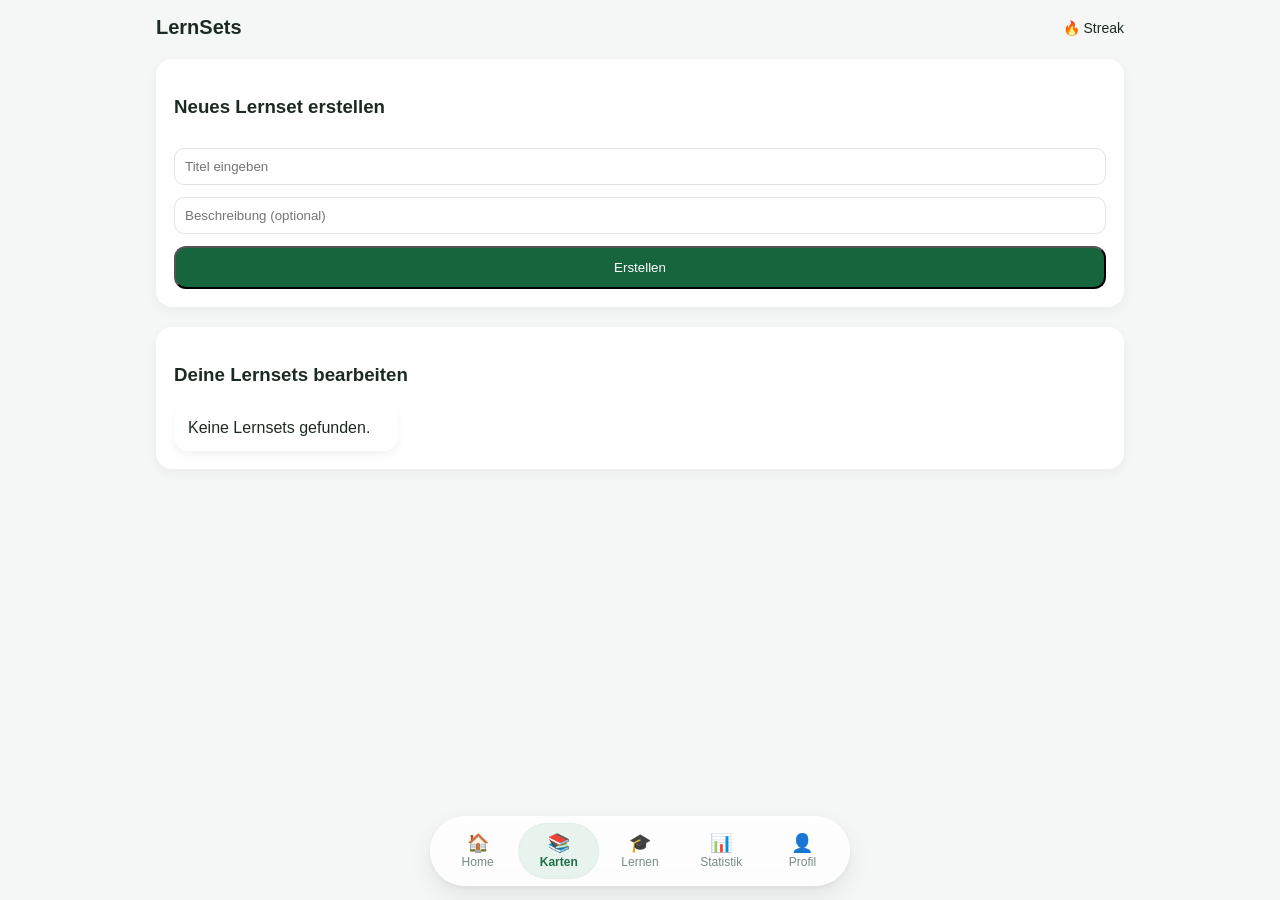
<file: Code/cards/cards.html>
<!DOCTYPE html>
<html lang="de">
<head>
<meta charset="UTF-8">
<meta name="viewport" content="width=device-width, initial-scale=1.0">
<title>Karten</title>

<link rel="stylesheet" href="../home/frontend/style.css">

</head>

<body>

<div class="container">

  <!-- HEADER -->
  <div class="header">
    <div class="logo">LernSets</div>
    <div class="streak">🔥 <span id="streak"></span> Streak</div>
  </div>

  <!-- NEUES LERNSET -->
  <div class="card">
    <h3>Neues Lernset erstellen</h3>

    <input id="title" type="text" placeholder="Titel eingeben">
    <input id="description" type="text" placeholder="Beschreibung (optional)">

    <button style="margin-top: 12px;" class="button" onclick="addLearnset()">
      Erstellen
    </button>
  </div>

  <!-- LERNSETS ÜBERSICHT -->
  <div class="card">
    <h3>Deine Lernsets bearbeiten</h3>
    <div class="grid" id="learnsetList"></div>
  </div>

  <div style="height: 80px;"></div>

</div>

<!-- NAV -->
<script src="../app-nav.js" defer></script>
<app-nav></app-nav>

<!-- SCRIPTS -->
<script src="../home/frontend/streak.js" defer></script>
<script src="./learnsets.js" defer></script>

</body>
</html>
</file>
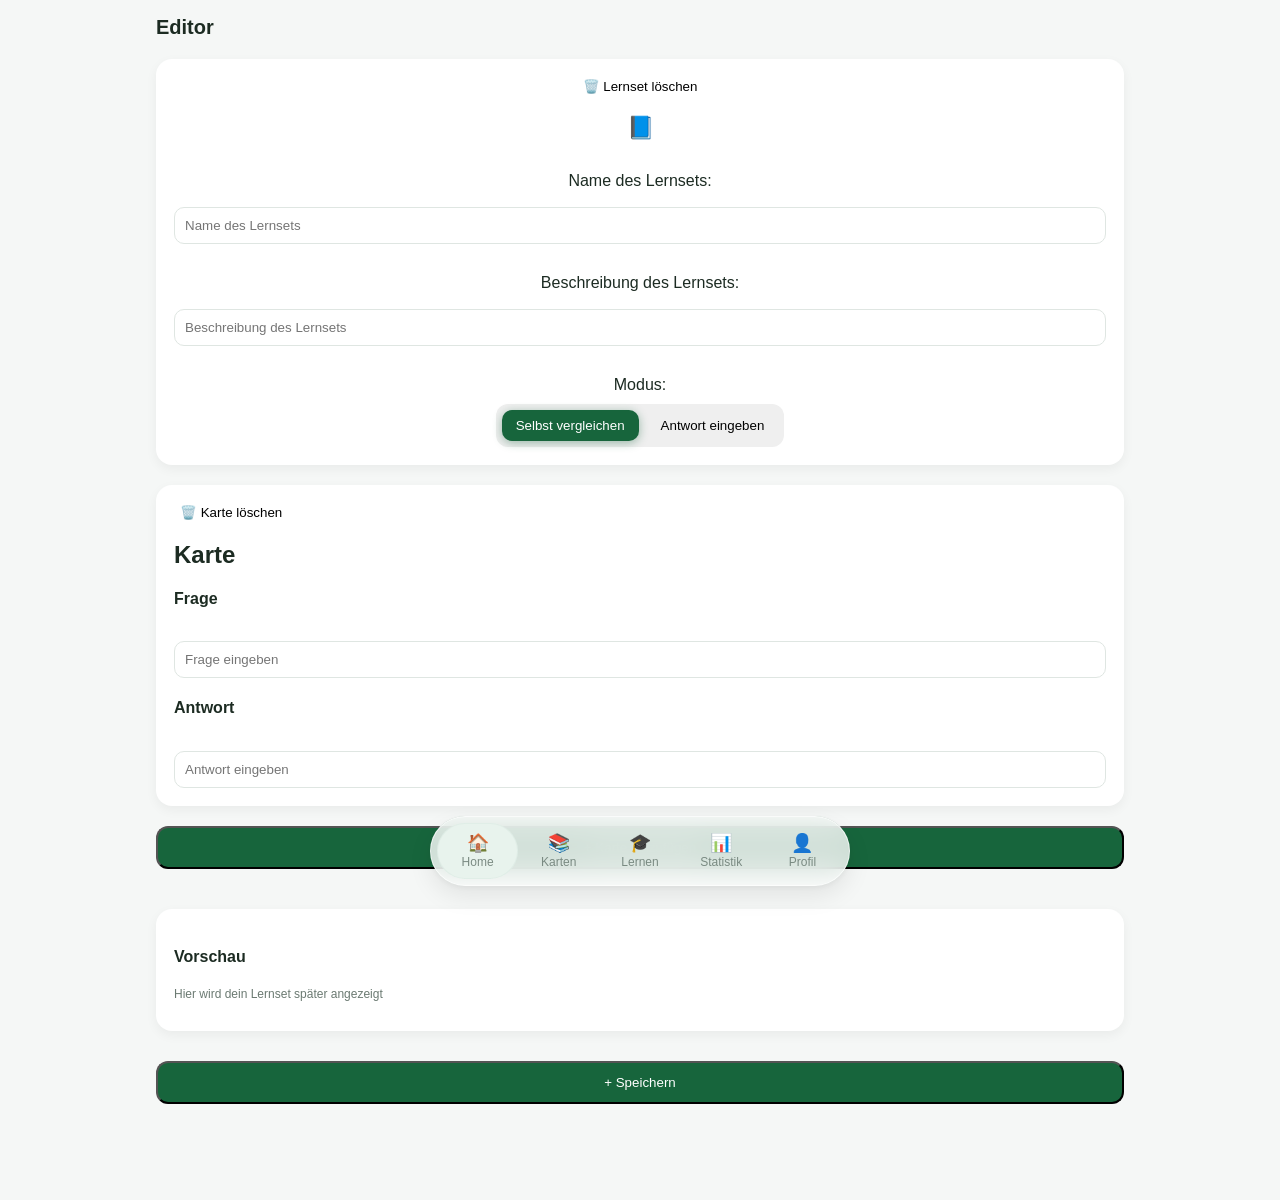
<file: Code/cards/editor.html>
<!DOCTYPE html>
<html lang="de">
<head>
  <meta charset="UTF-8">
  <meta name="viewport" content="width=device-width, initial-scale=1.0">
  <title>Lernset Editor</title>

  <!-- CSS FIX -->
  <link rel="stylesheet" href="../home/frontend/style.css">
</head>

<body>

<div id="container" class="container">

  <!-- HEADER -->
  <div class="header">
    <div class="logo">Editor</div>
  </div>

  <!-- LERNSET -->
  <div class="card profile-card">
    <button onclick="deleteSet()" style="background: transparent; border: none; cursor: pointer;">🗑️ Lernset löschen</button>

  <h3>
    <button id="emoji" onclick="toggleEmojiPicker()"
      style="background: transparent; border: none; font-size: 22px; cursor: pointer;">
      📘
    </button>

    <div id="emojiPicker" class="emoji-picker hidden"></div>

    <span id="currentSetName"></span>
  </h3>

  

    
    <div class="small-text" id="description"></div>

    <div style="margin-top: 30px; margin-bottom: 5px;">Name des Lernsets:</div>
    <input id="setName" placeholder="Name des Lernsets">

    <div style="margin-top: 30px; margin-bottom: 5px;">Beschreibung des Lernsets:</div>
    <input id="setDescription" placeholder="Beschreibung des Lernsets">


    <div style="margin-top: 30px; margin-bottom: 10px;">Modus:</div>
    <div class="mode-switch">
      <button class="mode active" data-mode="self-compare">Selbst vergleichen</button>
      <button class="mode" data-mode="input-answer">Antwort eingeben</button>
    </div>
  </div>

  <!-- KARTEN -->
  <div id="cardContainer">
    <div class="card">
      <button onclick="deleteCard(this)" style="background: transparent; border: none;">
        🗑️ Karte löschen
      </button>

      <h2>Karte</h2>

      <h4>Frage</h4>
      <input class="frage" placeholder="Frage eingeben">

      <h4>Antwort</h4>
      <input class="antwort" placeholder="Antwort eingeben">
    </div>
  </div>

  <button class="button" onclick="addCard()" style="margin-top: 20px;">
    + Karte hinzufügen
  </button>

  <!-- PREVIEW -->
  <div class="card" style="margin-top: 40px;">
    <h4>Vorschau</h4>
    <p class="small-text">Hier wird dein Lernset später angezeigt</p>
  </div>

  <!-- SAVE -->
  <button class="button" style="margin-top: 30px;"
          onclick="saveAll(); saveName(); saveDescription(); saveMode();">
    + Speichern
  </button>

  <div style="height: 80px;"></div>

</div>

<!-- NAVIGATION -->
<script src="../app-nav.js"></script>
<app-nav></app-nav>

<!-- EDITOR LOGIC (KRITISCH) -->
<script src="./editor.js"></script>

</body>
</html>
</file>
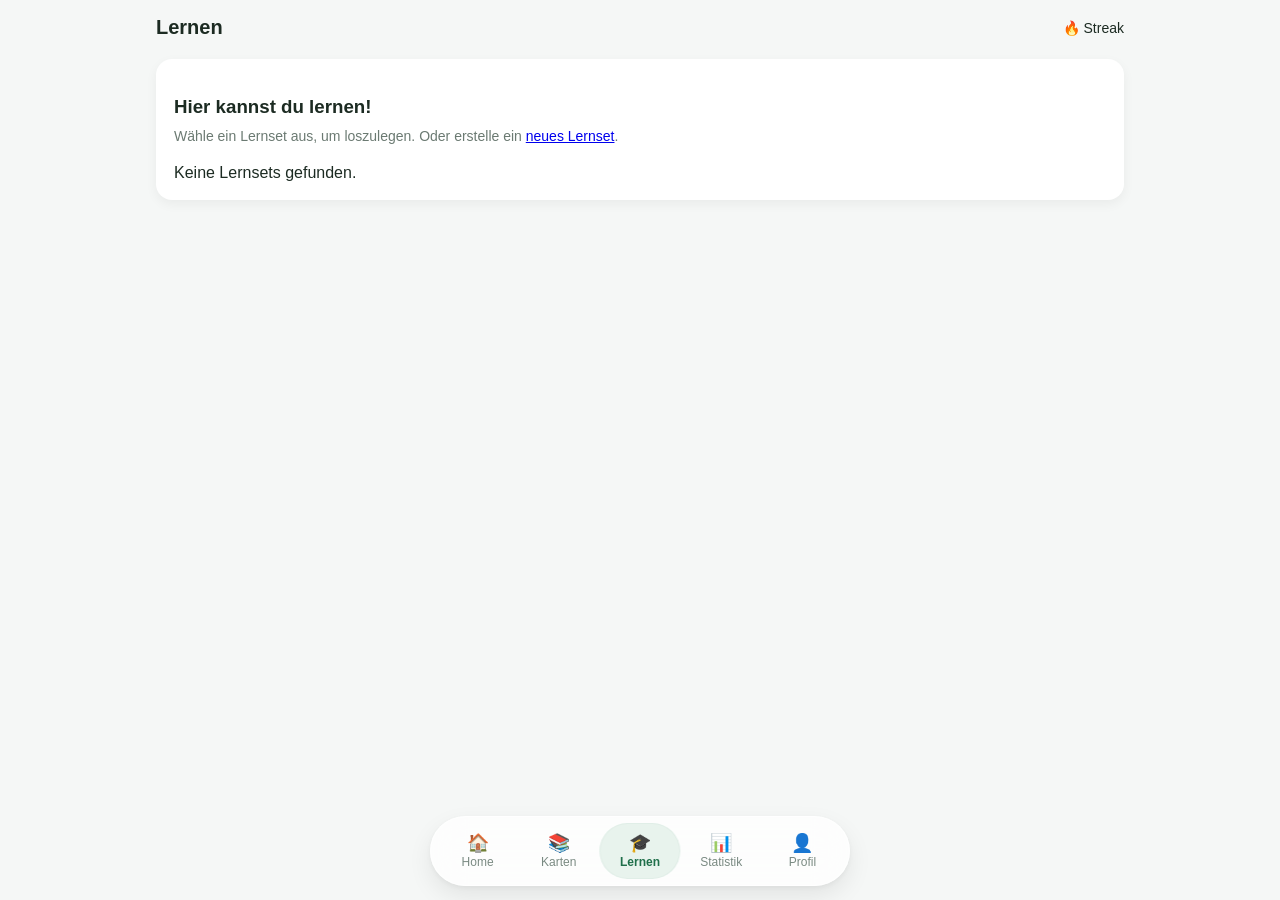
<file: Code/learn/learn.html>
<!DOCTYPE html>
<html lang="de">
<head>
<meta charset="UTF-8">
<meta name="viewport" content="width=device-width, initial-scale=1.0">
<title>Learning...</title>

<link rel="stylesheet" href="../home/frontend/style.css">

</head>

<body>

<div class="container">
    <!-- HEADER -->
    <div class="header">
    <div class="logo">Lernen</div>
    <div class="streak">🔥 <span id="streak"></span> Streak</div>
    </div>

    <div class="card">
        <h3 style="margin-bottom: 5px;">Hier kannst du lernen!</h3>
        <div class="subtext" style="margin-bottom: 20px; margin-top: 10px;"">Wähle ein Lernset aus, um loszulegen. Oder erstelle ein <a href="../cards/cards.html">neues Lernset</a>.</div>
        <div class="grid" id="learnsetList"></div>
    </div>


<!-- NAV -->
<script src="../app-nav.js" defer></script>
<app-nav></app-nav>

<!-- SCRIPTS -->
<script src="../home/frontend/uiTime.js"></script>
<script src="../home/frontend/streak.js" defer></script>
<script src="./learn.js" defer></script>

</body>
</html>
</file>
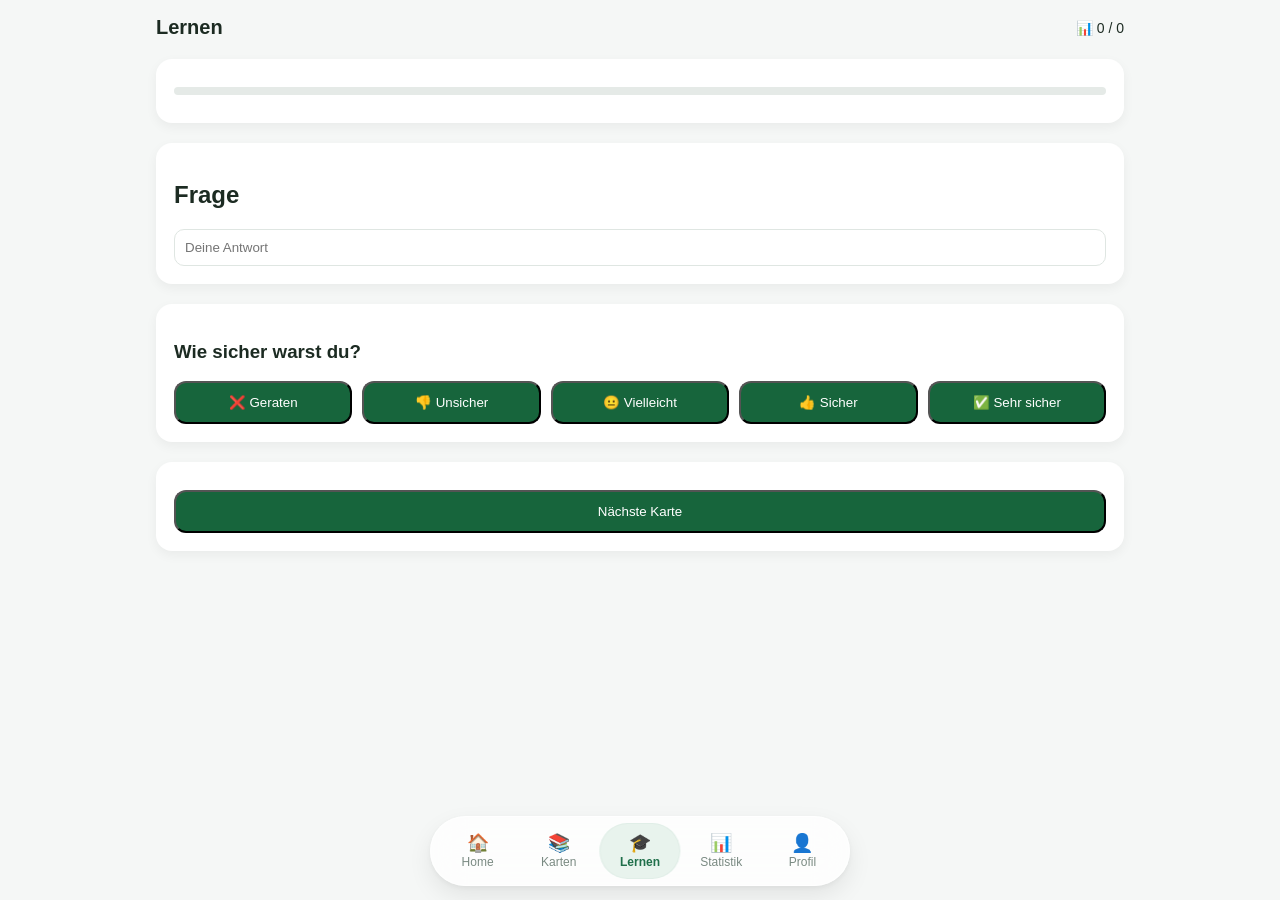
<file: Code/learn/learning.html>
<!DOCTYPE html>
<html lang="de">
<head>
<meta charset="UTF-8">
<meta name="viewport" content="width=device-width, initial-scale=1.0">
<title>Statistik</title>

<link rel="stylesheet" href="../home/frontend/style.css">

</head>

<body>

    <div class="container">

  <!-- HEADER -->
  <div class="header">
    <div class="logo">Lernen</div>
    <div class="streak">📊 <span id="finishedCardsText">0 / 0</span></div>
  </div>

  <!-- PROGRESS -->
  <div class="card">
    <div class="progress-bar">
      <div id="finishedCardsBar" class="progress" style="width:0%"></div>
    </div>
  </div>

  <!-- KARTE -->
  <div class="card" id="flashcard">

    <h2 id="question">Frage</h2>
    <input id="userAnswer" placeholder="Deine Antwort" style="margin-top: 0px;"></input>

    <h5 id="evaluation" style="display:none; margin-top:15px;"></h5>
  </div>

  <!-- CONFIDENCE -->
  <div class="card" id="confidenceBox">
    <h3>Wie sicher warst du?</h3>

    <div class="confidence-buttons">
      <button class="button" data-level="5">❌ Geraten</button>
      <button class="button" data-level="4">👎 Unsicher</button>
      <button class="button" data-level="3">😐 Vielleicht</button>
      <button class="button" data-level="2">👍 Sicher</button>
      <button class="button" data-level="1">✅ Sehr sicher</button>
    </div>
  </div>


  <!-- AKTIONEN -->
  <div class="card" id="nextBtn">

    <button id="nextBtnButton" class="button" style="margin-top:10px; display:block;" onclick="nextCard()">
      Nächste Karte
    </button>

  </div>

  <div style="margin-bottom: 80px;"></div>

</div>

<!-- NAV -->
<script src="../app-nav.js" defer></script>
<app-nav></app-nav>

<!-- SCRIPT -->
<script src="./learning.js" defer></script>
<script src="../home/frontend/countingTime.js" defer></script>

</body>
</html>
</file>
<file: Code/home/frontend/style.css>
* {
  box-sizing: border-box;
  font-family: -apple-system, BlinkMacSystemFont, "Segoe UI", sans-serif;
}

body {
  margin: 0;
  background: #f5f7f6;
  color: #1c2b22;
  max-height: 100vh;
  overflow-y: auto;
}

/* CONTAINER */
.container {
  width: 100%;
  max-width: 1000px;
  margin: auto;
  padding: 16px;
}

/* Handy */
@media (max-width: 600px) {
  .container {
    padding: 12px;
  }
}

/* HEADER */
.header {
  display: flex;
  justify-content: space-between;
  align-items: center;
}

.logo {
  font-weight: 600;
  font-size: 20px;
}

.streak {
  font-size: 14px;
}

/* CARD */
.card {
  background: white;
  border-radius: 16px;
  padding: 18px;
  margin-top: 20px;
  box-shadow: 0 4px 12px rgba(0,0,0,0.05);
}

/* PROGRESS */
.progress-bar {
  height: 8px;
  background: #e5eae7;
  border-radius: 8px;
  overflow: hidden;
  margin: 10px 0;
}

.progress {
  height: 100%;
  background: #1f6f4a;
  width: 50%;
}

/* GRID (automatisch responsive) */
.grid {
  display: grid;
  gap: 12px;
  grid-template-columns: repeat(auto-fit, minmax(150px, 1fr));
}

/* Optional: Begrenzung für große Screens */
@media (min-width: 900px) {
  .grid {
    grid-template-columns: repeat(4, 1fr);
  }
}

.small-card {
  background: white;
  padding: 14px;
  border-radius: 14px;
  box-shadow: 0 4px 10px rgba(0,0,0,0.05);
}

.small-card h4 {
  margin: 10px 0 4px;
  font-size: 15px;
}

.small-card p {
  margin: 0;
  font-size: 13px;
  color: #6b7a72;
}

/* BUTTON */
.button {
  background: #17653c;
  color: white;
  padding: 12px 16px;
  border-radius: 12px;

  display: flex;
  justify-content: center;
  align-items: center;

  width: 100%;
  box-sizing: border-box;

  font-weight: 500;
  cursor: pointer;
  text-align: center;
}

/* größere Klickfläche auf Handy */
@media (max-width: 600px) {
  .button {
    padding: 14px;
  }
}

.profile-card {
  text-align: center;
}

.avatar {
  width: 90px;
  height: 90px;
  border-radius: 50%;
  background: #dbe8e2;
  border: none;
  padding: 0;
  overflow: hidden;
  cursor: pointer;
}

.avatar img {
  width: 100%;
  height: 100%;
  object-fit: cover;
}

.subtext {
  margin: 0;
  color: #6b7a72;
  font-size: 14px;
}

.small-text {
  font-size: 12px;
  color: #6b7a72;
  margin-top: 8px;
}

input {
  width: 100%;
  margin-top: 12px;
  padding: 10px;
  border-radius: 10px;
  border: 1px solid #dfe6e2;
  outline: none;
}

input:focus {
  border-color: #17653c;
}

/* EMOJI PICKER (fix für mobile) */
.emoji-picker {
  display: grid;
  grid-template-columns: repeat(6, 1fr);
  gap: 6px;
  background: white;
  padding: 10px;
  border-radius: 12px;
  box-shadow: 0 4px 12px rgba(0,0,0,0.1);

  position: absolute;
  left: 50%;
  transform: translateX(-50%);
}

.emoji-picker button {
  font-size: 20px;
  border: none;
  background: none;
  cursor: pointer;
}

.hidden {
  display: none;
}

/* MODE SELECTOR */
.mode-switch {
  display: flex;
  gap: 8px;
  background: #efefef;
  padding: 6px;
  border-radius: 12px;
  width: fit-content;
  margin: 0 auto;
}

.mode {
  border: none;
  padding: 8px 14px;
  border-radius: 10px;
  cursor: pointer;
  background: transparent;
  color: #000000;
  transition: 0.2s;
}

.mode:hover {
  background: rgba(255,255,255,0.08);
  color: rgb(137, 137, 137);
}

.mode.active {
  background: #17653c;
  color: white;
  box-shadow: 0 2px 10px rgba(23, 101, 60, 0.4);
}


/* Standard (Handy) */
.confidence-buttons {
  display: grid;
  gap: 10px;
  grid-template-columns: 1fr;
}

/* Tablet */
@media (min-width: 600px) {
  .confidence-buttons {
    grid-template-columns: repeat(2, 1fr);
  }
}

/* PC */
@media (min-width: 900px) {
  .confidence-buttons {
    grid-template-columns: repeat(5, 1fr); /* alle nebeneinander */
  }
}
</file>
